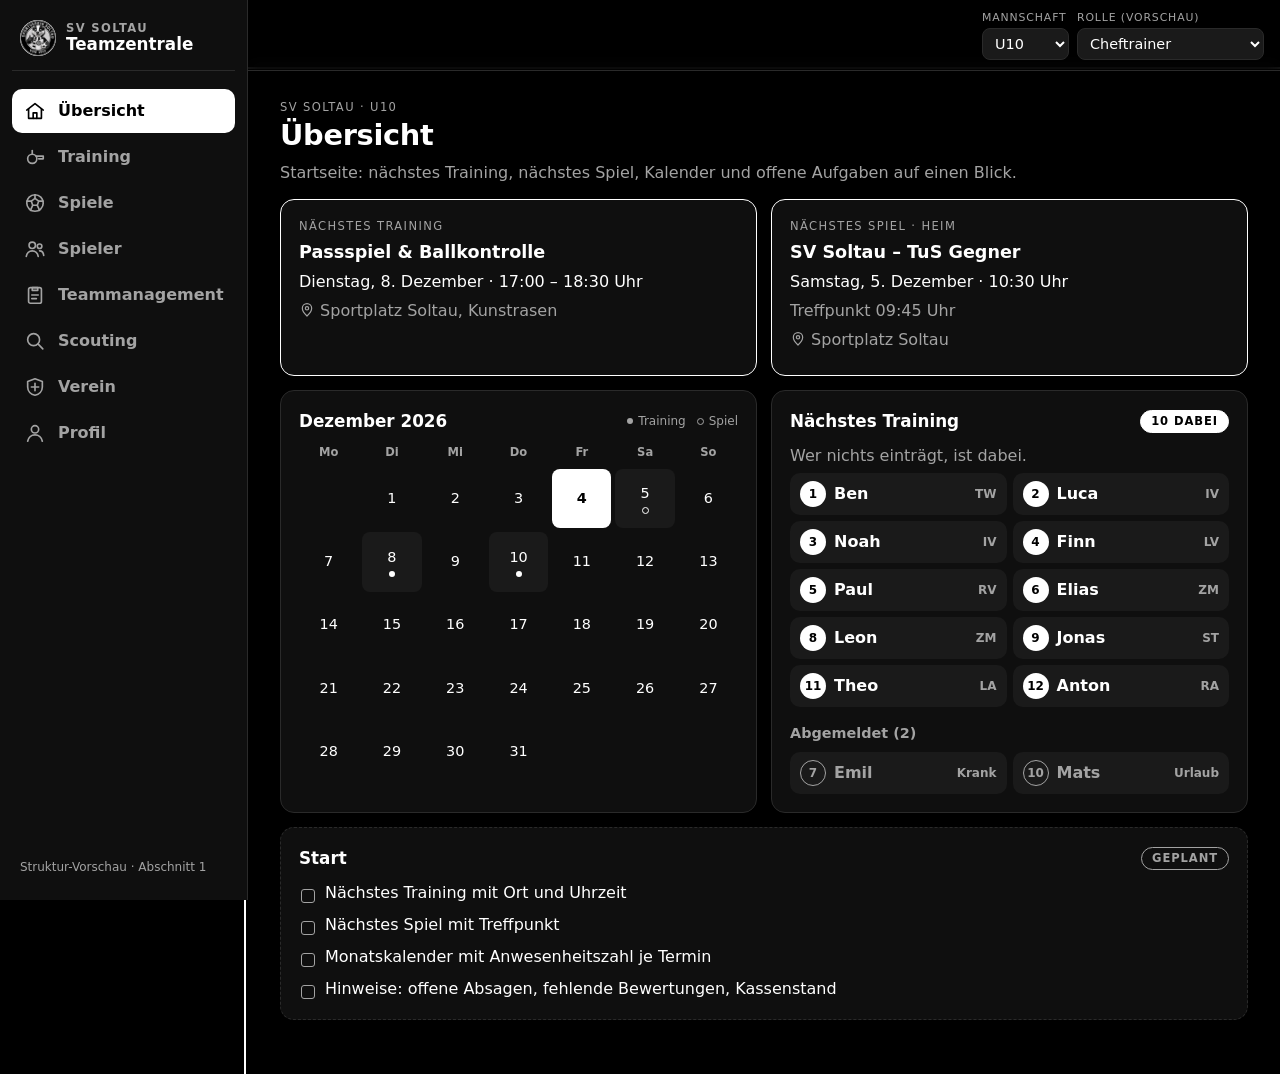
<file: verein/index.html>
<!doctype html>
<html lang="de">
<head>
  <meta charset="utf-8">
  <meta name="viewport" content="width=device-width, initial-scale=1, viewport-fit=cover">
  <title>SV Soltau Teamzentrale</title>
  <meta name="description" content="Trainer- und Vereins-App des SV Soltau von 1912 e.V. – Kader, Training, Spiele, Aufstellung und Mannschaftskasse.">
  <meta name="theme-color" content="#000000">
  <meta name="color-scheme" content="dark light">
  <meta name="referrer" content="no-referrer">
  <meta name="robots" content="noindex">
  <link rel="icon" href="../icons/logo-klein.png" type="image/png">
  <link rel="apple-touch-icon" href="../icons/apple-touch-icon.png">
  <link rel="stylesheet" href="css/verein.css">
</head>
<body>
  <a class="sprung" href="#inhalt">Zum Inhalt</a>

  <aside class="seitenleiste" aria-label="Hauptnavigation">
    <div class="marke-kopf">
      <img src="../icons/logo-klein.png" alt="" width="36" height="36">
      <div><strong>SV Soltau</strong><span>Teamzentrale</span></div>
    </div>
    <nav id="seitenleiste-links"></nav>
    <p class="fuss">Struktur-Vorschau · Abschnitt 1</p>
  </aside>

  <div class="rahmen">
    <header class="kopf">
      <div class="marke-kopf nur-handy">
        <img src="../icons/logo-klein.png" alt="" width="32" height="32">
        <div><strong>SV Soltau</strong><span>Teamzentrale</span></div>
      </div>
      <div class="wahl">
        <label><span>Mannschaft</span><select id="team-wahl"></select></label>
        <label><span>Rolle (Vorschau)</span><select id="rollen-wahl"></select></label>
      </div>
    </header>
    <main id="inhalt" tabindex="-1"></main>
  </div>

  <nav class="unten-nav" id="unten-nav" aria-label="Hauptmenü"></nav>
  <noscript>Bitte JavaScript aktivieren.</noscript>
  <script type="module" src="js/app.js"></script>
</body>
</html>
</file>
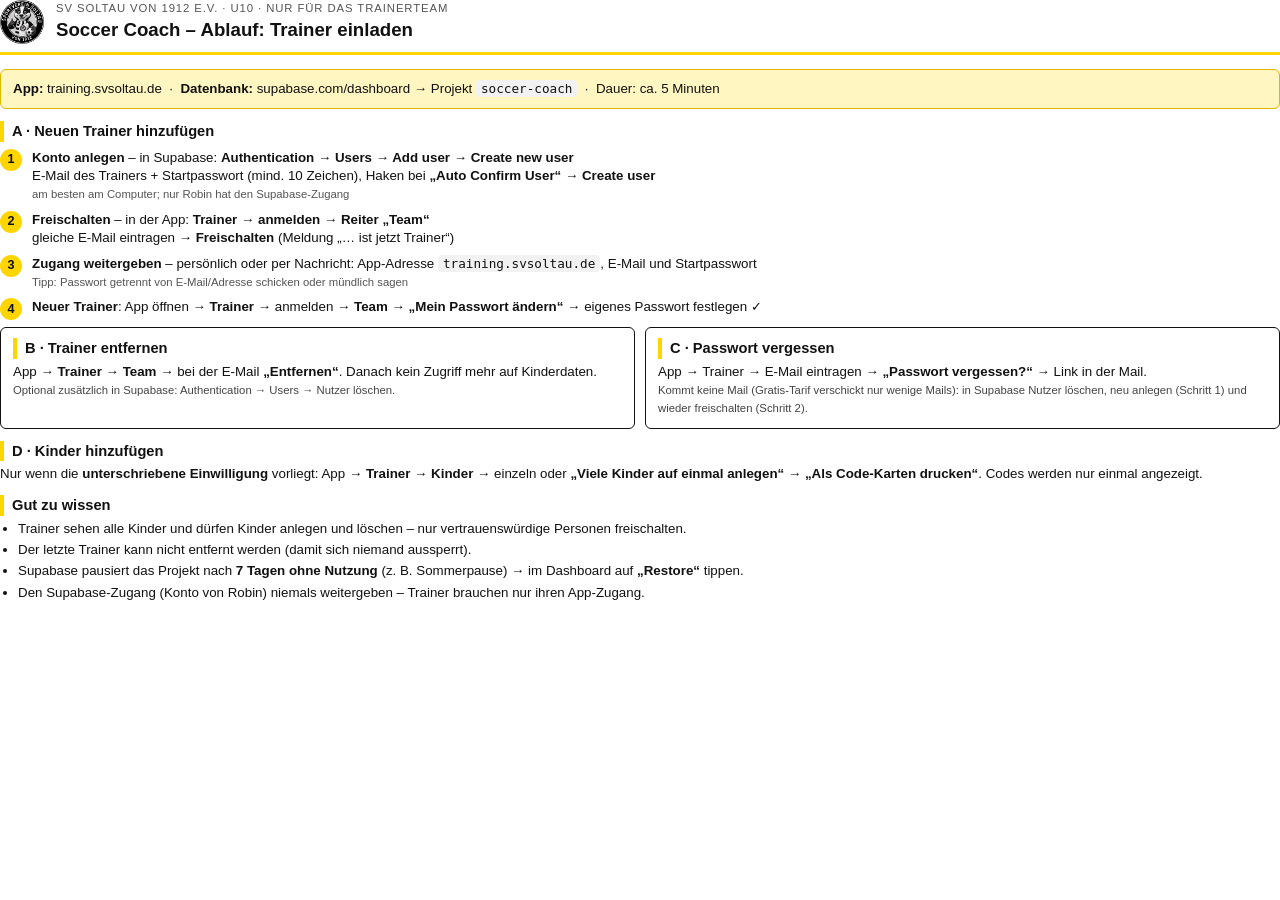
<file: trainer-unterlagen/trainer_einladen.html>
<!doctype html><html lang="de"><head><meta charset="utf-8"><link rel="stylesheet" href="../eltern-paket/vorlagen/stil.css"><title>Trainer einladen</title>
<style>
.schritt { display: flex; gap: 10px; margin: 7px 0; align-items: flex-start; }
.schritt .n { width: 22px; height: 22px; border-radius: 50%; background: #FFD500; font-weight: 800; display: grid; place-items: center; flex: none; font-size: 9.5pt; }
.schritt .wo { font-size: 8.5pt; color: #555; }
code { background: #f2f2f2; padding: 1px 5px; border-radius: 4px; font-size: 9.5pt; }
.zwei { display: grid; grid-template-columns: 1fr 1fr; gap: 10px; }
.zwei .box { margin: 0; }
h2 { margin-top: 12px; }
</style></head><body>
<div class="kopf"><img src="../eltern-paket/vorlagen/logo.png" alt=""><div><div class="v">SV Soltau von 1912 e.V. · U10 · nur für das Trainerteam</div><div class="t">Soccer Coach – Ablauf: Trainer einladen</div></div></div>

<div class="box gelb"><strong>App:</strong> training.svsoltau.de &nbsp;·&nbsp; <strong>Datenbank:</strong> supabase.com/dashboard → Projekt <code>soccer-coach</code> &nbsp;·&nbsp; Dauer: ca. 5 Minuten</div>

<h2>A · Neuen Trainer hinzufügen</h2>
<div class="schritt"><span class="n">1</span><div><strong>Konto anlegen</strong> – in Supabase: <strong>Authentication → Users → Add user → Create new user</strong><br>
E-Mail des Trainers + Startpasswort (mind. 10 Zeichen), Haken bei <strong>„Auto Confirm User“</strong> → <strong>Create user</strong><br>
<span class="wo">am besten am Computer; nur Robin hat den Supabase-Zugang</span></div></div>
<div class="schritt"><span class="n">2</span><div><strong>Freischalten</strong> – in der App: <strong>Trainer → anmelden → Reiter „Team“</strong><br>
gleiche E-Mail eintragen → <strong>Freischalten</strong> (Meldung „… ist jetzt Trainer“)</div></div>
<div class="schritt"><span class="n">3</span><div><strong>Zugang weitergeben</strong> – persönlich oder per Nachricht: App-Adresse <code>training.svsoltau.de</code>, E-Mail und Startpasswort<br>
<span class="wo">Tipp: Passwort getrennt von E-Mail/Adresse schicken oder mündlich sagen</span></div></div>
<div class="schritt"><span class="n">4</span><div><strong>Neuer Trainer</strong>: App öffnen → <strong>Trainer</strong> → anmelden → <strong>Team → „Mein Passwort ändern“</strong> → eigenes Passwort festlegen ✓</div></div>

<div class="zwei">
<div class="box"><h2 style="margin-top:0">B · Trainer entfernen</h2>
App → <strong>Trainer → Team</strong> → bei der E-Mail <strong>„Entfernen“</strong>. Danach kein Zugriff mehr auf Kinderdaten.<br>
<span class="klein">Optional zusätzlich in Supabase: Authentication → Users → Nutzer löschen.</span></div>
<div class="box"><h2 style="margin-top:0">C · Passwort vergessen</h2>
App → Trainer → E-Mail eintragen → <strong>„Passwort vergessen?“</strong> → Link in der Mail.<br>
<span class="klein">Kommt keine Mail (Gratis-Tarif verschickt nur wenige Mails): in Supabase Nutzer löschen, neu anlegen (Schritt 1) und wieder freischalten (Schritt 2).</span></div>
</div>

<h2>D · Kinder hinzufügen</h2>
<p>Nur wenn die <strong>unterschriebene Einwilligung</strong> vorliegt: App → <strong>Trainer → Kinder</strong> → einzeln oder <strong>„Viele Kinder auf einmal anlegen“</strong> → <strong>„Als Code-Karten drucken“</strong>. Codes werden nur einmal angezeigt.</p>

<h2>Gut zu wissen</h2>
<ul>
  <li>Trainer sehen alle Kinder und dürfen Kinder anlegen und löschen – nur vertrauenswürdige Personen freischalten.</li>
  <li>Der letzte Trainer kann nicht entfernt werden (damit sich niemand aussperrt).</li>
  <li>Supabase pausiert das Projekt nach <strong>7 Tagen ohne Nutzung</strong> (z. B. Sommerpause) → im Dashboard auf <strong>„Restore“</strong> tippen.</li>
  <li>Den Supabase-Zugang (Konto von Robin) niemals weitergeben – Trainer brauchen nur ihren App-Zugang.</li>
</ul>
</body></html>
</file>
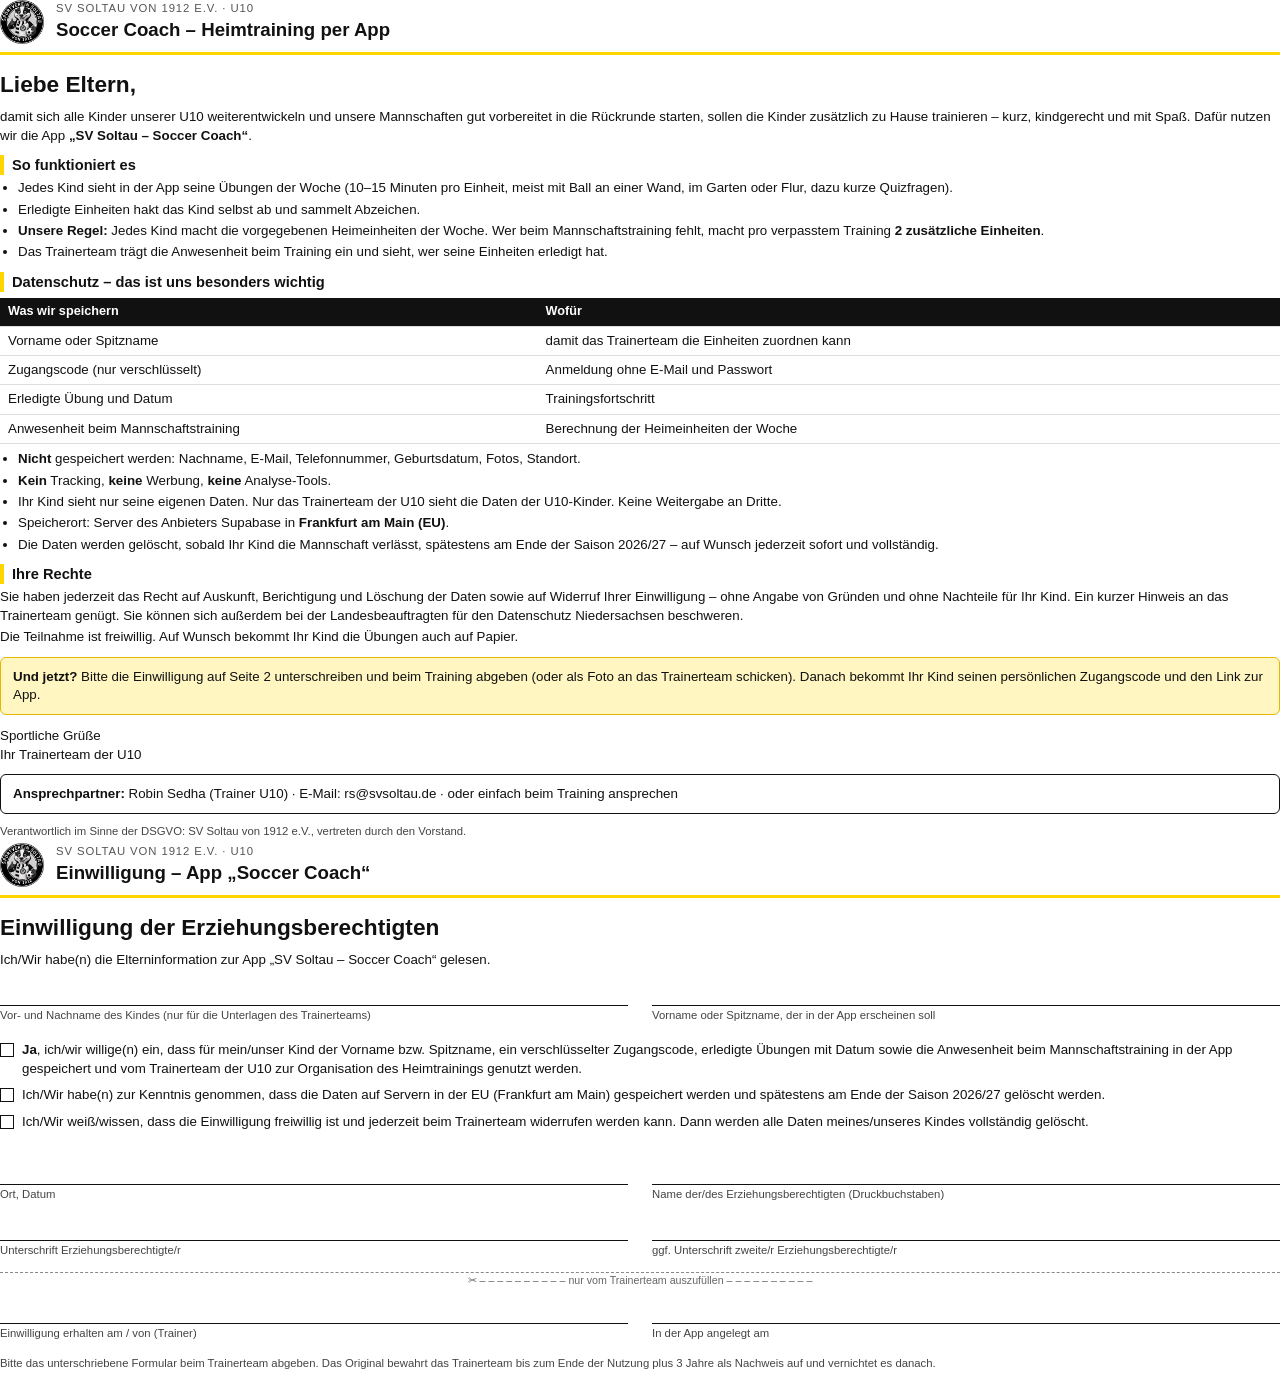
<file: eltern-paket/vorlagen/1_elternbrief.html>
<!doctype html><html lang="de"><head><meta charset="utf-8"><link rel="stylesheet" href="stil.css"><title>Elternbrief</title></head><body>
<div class="kopf"><img src="logo.png" alt=""><div><div class="v">SV Soltau von 1912 e.V. · U10</div><div class="t">Soccer Coach – Heimtraining per App</div></div></div>

<h1>Liebe Eltern,</h1>
<p>damit sich alle Kinder unserer U10 weiterentwickeln und unsere Mannschaften gut vorbereitet in die Rückrunde starten, sollen die Kinder zusätzlich zu Hause trainieren – kurz, kindgerecht und mit Spaß. Dafür nutzen wir die App <strong>„SV Soltau – Soccer Coach“</strong>.</p>

<h2>So funktioniert es</h2>
<ul>
  <li>Jedes Kind sieht in der App seine Übungen der Woche (10–15 Minuten pro Einheit, meist mit Ball an einer Wand, im Garten oder Flur, dazu kurze Quizfragen).</li>
  <li>Erledigte Einheiten hakt das Kind selbst ab und sammelt Abzeichen.</li>
  <li><strong>Unsere Regel:</strong> Jedes Kind macht die vorgegebenen Heimeinheiten der Woche. Wer beim Mannschaftstraining fehlt, macht pro verpasstem Training <strong>2 zusätzliche Einheiten</strong>.</li>
  <li>Das Trainerteam trägt die Anwesenheit beim Training ein und sieht, wer seine Einheiten erledigt hat.</li>
</ul>

<h2>Datenschutz – das ist uns besonders wichtig</h2>
<table>
  <tr><th style="width:42%">Was wir speichern</th><th>Wofür</th></tr>
  <tr><td>Vorname oder Spitzname</td><td>damit das Trainerteam die Einheiten zuordnen kann</td></tr>
  <tr><td>Zugangscode (nur verschlüsselt)</td><td>Anmeldung ohne E-Mail und Passwort</td></tr>
  <tr><td>Erledigte Übung und Datum</td><td>Trainingsfortschritt</td></tr>
  <tr><td>Anwesenheit beim Mannschaftstraining</td><td>Berechnung der Heimeinheiten der Woche</td></tr>
</table>
<ul>
  <li><strong>Nicht</strong> gespeichert werden: Nachname, E-Mail, Telefonnummer, Geburtsdatum, Fotos, Standort.</li>
  <li><strong>Kein</strong> Tracking, <strong>keine</strong> Werbung, <strong>keine</strong> Analyse-Tools.</li>
  <li>Ihr Kind sieht nur seine eigenen Daten. Nur das Trainerteam der U10 sieht die Daten der U10-Kinder. Keine Weitergabe an Dritte.</li>
  <li>Speicherort: Server des Anbieters Supabase in <strong>Frankfurt am Main (EU)</strong>.</li>
  <li>Die Daten werden gelöscht, sobald Ihr Kind die Mannschaft verlässt, spätestens am Ende der Saison 2026/27 – auf Wunsch jederzeit sofort und vollständig.</li>
</ul>

<h2>Ihre Rechte</h2>
<p>Sie haben jederzeit das Recht auf Auskunft, Berichtigung und Löschung der Daten sowie auf Widerruf Ihrer Einwilligung – ohne Angabe von Gründen und ohne Nachteile für Ihr Kind. Ein kurzer Hinweis an das Trainerteam genügt. Sie können sich außerdem bei der Landesbeauftragten für den Datenschutz Niedersachsen beschweren.</p>
<p>Die Teilnahme ist freiwillig. Auf Wunsch bekommt Ihr Kind die Übungen auch auf Papier.</p>

<div class="box gelb"><strong>Und jetzt?</strong> Bitte die Einwilligung auf Seite 2 unterschreiben und beim Training abgeben (oder als Foto an das Trainerteam schicken). Danach bekommt Ihr Kind seinen persönlichen Zugangscode und den Link zur App.</div>

<p style="margin-top:12px">Sportliche Grüße<br>Ihr Trainerteam der U10</p>
<div class="box"><strong>Ansprechpartner:</strong> Robin Sedha (Trainer U10) · E-Mail: rs@svsoltau.de · oder einfach beim Training ansprechen</div>
<p class="klein" style="margin-top:10px">Verantwortlich im Sinne der DSGVO: SV Soltau von 1912 e.V., vertreten durch den Vorstand.</p>

<div class="neueseite"></div>
<div class="kopf"><img src="logo.png" alt=""><div><div class="v">SV Soltau von 1912 e.V. · U10</div><div class="t">Einwilligung – App „Soccer Coach“</div></div></div>
<h1>Einwilligung der Erziehungsberechtigten</h1>
<p>Ich/Wir habe(n) die Elterninformation zur App „SV Soltau – Soccer Coach“ gelesen.</p>

<div class="felder">
  <div class="feld"><div class="linie"></div><div class="klein">Vor- und Nachname des Kindes (nur für die Unterlagen des Trainerteams)</div></div>
  <div class="feld"><div class="linie"></div><div class="klein">Vorname oder Spitzname, der in der App erscheinen soll</div></div>
</div>

<div class="kreuz" style="margin-top:18px"><span></span><div><strong>Ja</strong>, ich/wir willige(n) ein, dass für mein/unser Kind der Vorname bzw. Spitzname, ein verschlüsselter Zugangscode, erledigte Übungen mit Datum sowie die Anwesenheit beim Mannschaftstraining in der App gespeichert und vom Trainerteam der U10 zur Organisation des Heimtrainings genutzt werden.</div></div>
<div class="kreuz"><span></span><div>Ich/Wir habe(n) zur Kenntnis genommen, dass die Daten auf Servern in der EU (Frankfurt am Main) gespeichert werden und spätestens am Ende der Saison 2026/27 gelöscht werden.</div></div>
<div class="kreuz"><span></span><div>Ich/Wir weiß/wissen, dass die Einwilligung freiwillig ist und jederzeit beim Trainerteam widerrufen werden kann. Dann werden alle Daten meines/unseres Kindes vollständig gelöscht.</div></div>

<div class="felder" style="margin-top:28px">
  <div class="feld"><div class="linie"></div><div class="klein">Ort, Datum</div></div>
  <div class="feld"><div class="linie"></div><div class="klein">Name der/des Erziehungsberechtigten (Druckbuchstaben)</div></div>
  <div class="feld"><div class="linie"></div><div class="klein">Unterschrift Erziehungsberechtigte/r</div></div>
  <div class="feld"><div class="linie"></div><div class="klein">ggf. Unterschrift zweite/r Erziehungsberechtigte/r</div></div>
</div>

<div class="schnitt">✂ – – – – – – – – – – nur vom Trainerteam auszufüllen – – – – – – – – – –</div>
<div class="felder">
  <div class="feld"><div class="linie"></div><div class="klein">Einwilligung erhalten am / von (Trainer)</div></div>
  <div class="feld"><div class="linie"></div><div class="klein">In der App angelegt am</div></div>
</div>
<p class="klein" style="margin-top:14px">Bitte das unterschriebene Formular beim Trainerteam abgeben. Das Original bewahrt das Trainerteam bis zum Ende der Nutzung plus 3 Jahre als Nachweis auf und vernichtet es danach.</p>
</body></html>
</file>
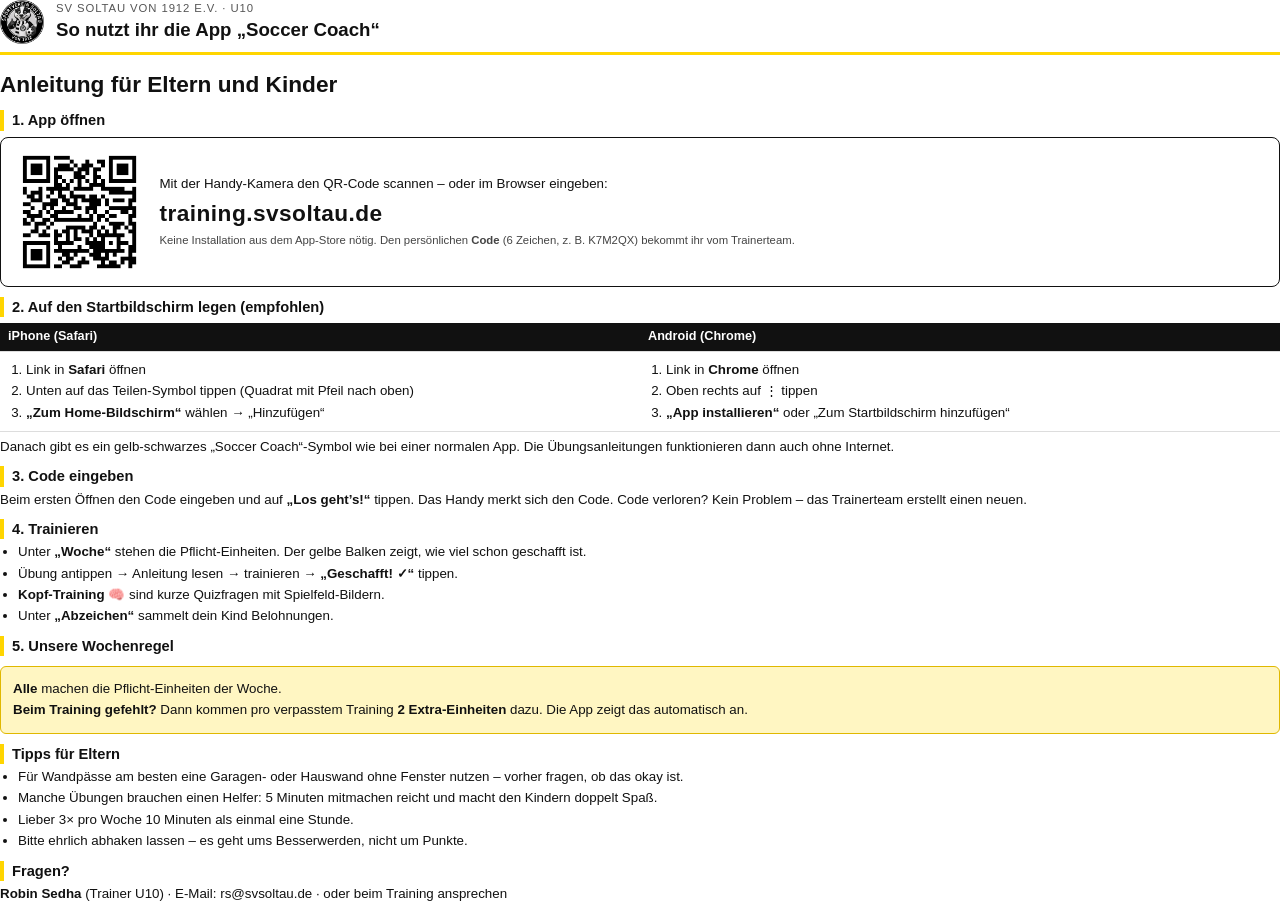
<file: eltern-paket/vorlagen/2_anleitung.html>
<!doctype html><html lang="de"><head><meta charset="utf-8"><link rel="stylesheet" href="stil.css"><style>.qr-box{display:flex;gap:16px;align-items:center;border:1.5px solid #111;border-radius:8px;padding:10px 14px;margin:6px 0}.qr-box img{width:34mm;height:34mm;flex:none}.adresse{font-size:17pt;font-weight:800;margin:2px 0;letter-spacing:.02em}</style><title>Anleitung</title></head><body>
<div class="kopf"><img src="logo.png" alt=""><div><div class="v">SV Soltau von 1912 e.V. · U10</div><div class="t">So nutzt ihr die App „Soccer Coach“</div></div></div>
<h1>Anleitung für Eltern und Kinder</h1>

<h2>1. App öffnen</h2>
<div class="qr-box">
  <img src="qr-app.png" alt="QR-Code zur App">
  <div>
    <p style="margin:0 0 4px">Mit der Handy-Kamera den QR-Code scannen – oder im Browser eingeben:</p>
    <p class="adresse">training.svsoltau.de</p>
    <p class="klein" style="margin:4px 0 0">Keine Installation aus dem App-Store nötig. Den persönlichen <strong>Code</strong> (6 Zeichen, z. B. K7M2QX) bekommt ihr vom Trainerteam.</p>
  </div>
</div>

<h2>2. Auf den Startbildschirm legen (empfohlen)</h2>
<table>
  <tr><th style="width:50%">iPhone (Safari)</th><th>Android (Chrome)</th></tr>
  <tr><td><ol><li>Link in <strong>Safari</strong> öffnen</li><li>Unten auf das Teilen-Symbol tippen (Quadrat mit Pfeil nach oben)</li><li><strong>„Zum Home-Bildschirm“</strong> wählen → „Hinzufügen“</li></ol></td>
      <td><ol><li>Link in <strong>Chrome</strong> öffnen</li><li>Oben rechts auf ⋮ tippen</li><li><strong>„App installieren“</strong> oder „Zum Startbildschirm hinzufügen“</li></ol></td></tr>
</table>
<p>Danach gibt es ein gelb-schwarzes „Soccer Coach“-Symbol wie bei einer normalen App. Die Übungsanleitungen funktionieren dann auch ohne Internet.</p>

<h2>3. Code eingeben</h2>
<p>Beim ersten Öffnen den Code eingeben und auf <strong>„Los geht’s!“</strong> tippen. Das Handy merkt sich den Code. Code verloren? Kein Problem – das Trainerteam erstellt einen neuen.</p>

<h2>4. Trainieren</h2>
<ul>
  <li>Unter <strong>„Woche“</strong> stehen die Pflicht-Einheiten. Der gelbe Balken zeigt, wie viel schon geschafft ist.</li>
  <li>Übung antippen → Anleitung lesen → trainieren → <strong>„Geschafft! ✓“</strong> tippen.</li>
  <li><strong>Kopf-Training</strong> 🧠 sind kurze Quizfragen mit Spielfeld-Bildern.</li>
  <li>Unter <strong>„Abzeichen“</strong> sammelt dein Kind Belohnungen.</li>
</ul>

<h2>5. Unsere Wochenregel</h2>
<div class="box gelb">
  <p><strong>Alle</strong> machen die Pflicht-Einheiten der Woche.</p>
  <p><strong>Beim Training gefehlt?</strong> Dann kommen pro verpasstem Training <strong>2 Extra-Einheiten</strong> dazu. Die App zeigt das automatisch an.</p>
</div>

<h2>Tipps für Eltern</h2>
<ul>
  <li>Für Wandpässe am besten eine Garagen- oder Hauswand ohne Fenster nutzen – vorher fragen, ob das okay ist.</li>
  <li>Manche Übungen brauchen einen Helfer: 5 Minuten mitmachen reicht und macht den Kindern doppelt Spaß.</li>
  <li>Lieber 3× pro Woche 10 Minuten als einmal eine Stunde.</li>
  <li>Bitte ehrlich abhaken lassen – es geht ums Besserwerden, nicht um Punkte.</li>
</ul>

<h2>Fragen?</h2>
<p><strong>Robin Sedha</strong> (Trainer U10) · E-Mail: rs@svsoltau.de · oder beim Training ansprechen</p>
</body></html>
</file>
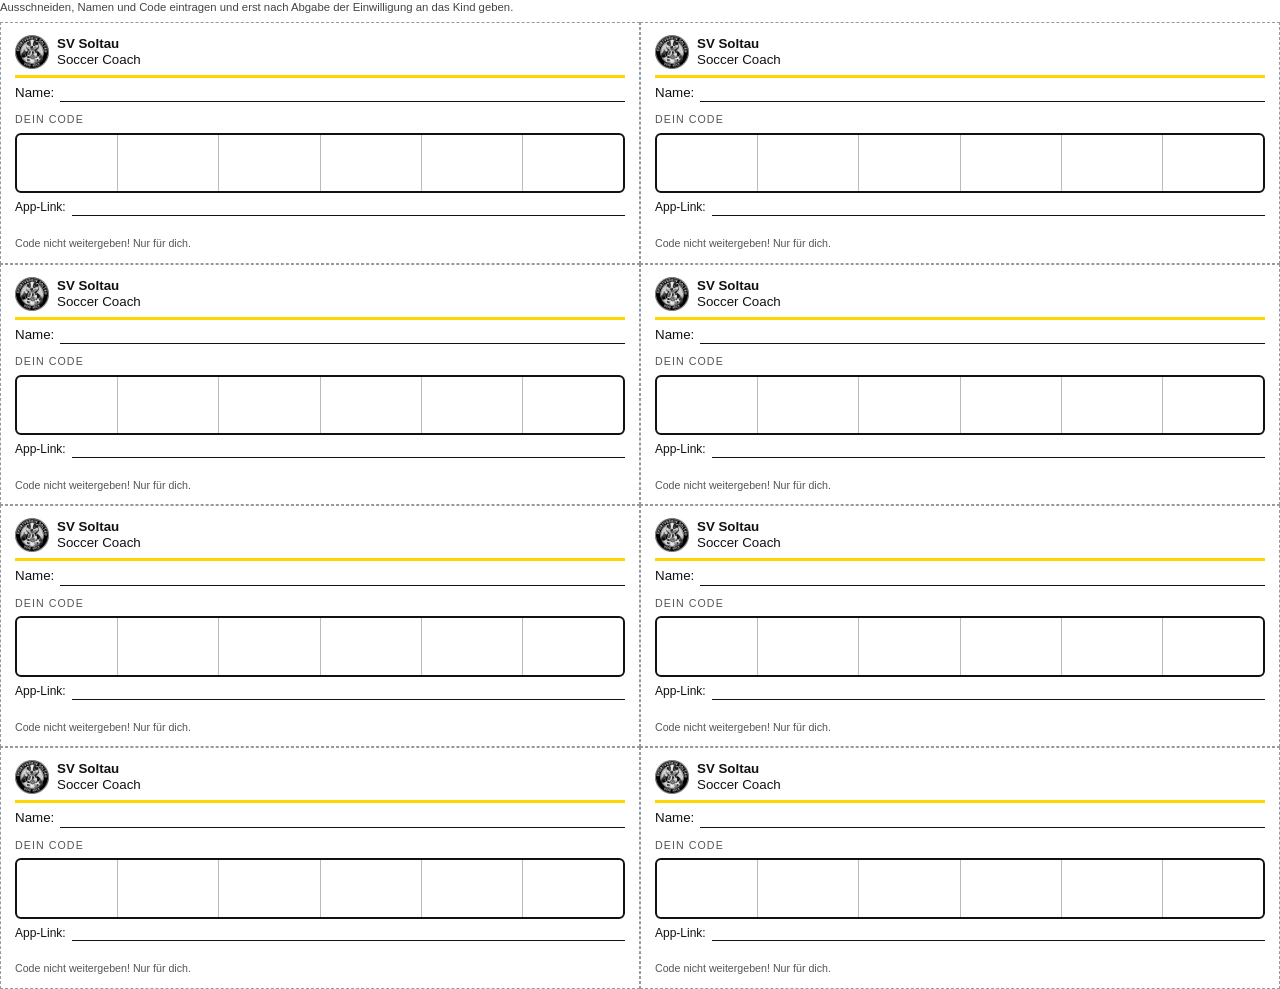
<file: eltern-paket/vorlagen/3_code_karten.html>
<!doctype html><html lang="de"><head><meta charset="utf-8"><link rel="stylesheet" href="stil.css"><title>Code-Karten</title>
<style>@page{margin:10mm}.raster{display:grid;grid-template-columns:1fr 1fr;gap:0}.karte{border:1px dashed #999;padding:12px 14px;height:64mm;display:flex;flex-direction:column;gap:6px}
.k-kopf{display:flex;gap:8px;align-items:center;font-size:10pt;line-height:1.2;border-bottom:3px solid #FFD500;padding-bottom:6px}.k-kopf img{width:34px;height:34px}
.k-name{font-size:10pt;display:flex;gap:6px}.k-name span,.k-link span{flex:1;border-bottom:1px solid #111}.k-code-l{font-size:8pt;text-transform:uppercase;letter-spacing:.1em;color:#555;margin-top:4px}
.k-code{border:2px solid #111;border-radius:6px;height:16mm;display:flex;overflow:hidden}.k-code i{flex:1}.k-code i+i{border-left:1px solid #bbb}
.k-link{font-size:9pt;display:flex;gap:6px}.k-tipp{font-size:8pt;color:#555;margin-top:auto}</style></head><body>
<p class="klein" style="margin:0 0 6px">Ausschneiden, Namen und Code eintragen und erst nach Abgabe der Einwilligung an das Kind geben.</p>
<div class="raster"><div class="karte"><div class="k-kopf"><img src="logo.png" alt=""><div><b>SV Soltau</b><br>Soccer Coach</div></div>
<div class="k-name">Name: <span></span></div>
<div class="k-code-l">Dein Code</div><div class="k-code"><i></i><i></i><i></i><i></i><i></i><i></i></div>
<div class="k-link">App-Link: <span></span></div>
<div class="k-tipp">Code nicht weitergeben! Nur für dich.</div></div><div class="karte"><div class="k-kopf"><img src="logo.png" alt=""><div><b>SV Soltau</b><br>Soccer Coach</div></div>
<div class="k-name">Name: <span></span></div>
<div class="k-code-l">Dein Code</div><div class="k-code"><i></i><i></i><i></i><i></i><i></i><i></i></div>
<div class="k-link">App-Link: <span></span></div>
<div class="k-tipp">Code nicht weitergeben! Nur für dich.</div></div><div class="karte"><div class="k-kopf"><img src="logo.png" alt=""><div><b>SV Soltau</b><br>Soccer Coach</div></div>
<div class="k-name">Name: <span></span></div>
<div class="k-code-l">Dein Code</div><div class="k-code"><i></i><i></i><i></i><i></i><i></i><i></i></div>
<div class="k-link">App-Link: <span></span></div>
<div class="k-tipp">Code nicht weitergeben! Nur für dich.</div></div><div class="karte"><div class="k-kopf"><img src="logo.png" alt=""><div><b>SV Soltau</b><br>Soccer Coach</div></div>
<div class="k-name">Name: <span></span></div>
<div class="k-code-l">Dein Code</div><div class="k-code"><i></i><i></i><i></i><i></i><i></i><i></i></div>
<div class="k-link">App-Link: <span></span></div>
<div class="k-tipp">Code nicht weitergeben! Nur für dich.</div></div><div class="karte"><div class="k-kopf"><img src="logo.png" alt=""><div><b>SV Soltau</b><br>Soccer Coach</div></div>
<div class="k-name">Name: <span></span></div>
<div class="k-code-l">Dein Code</div><div class="k-code"><i></i><i></i><i></i><i></i><i></i><i></i></div>
<div class="k-link">App-Link: <span></span></div>
<div class="k-tipp">Code nicht weitergeben! Nur für dich.</div></div><div class="karte"><div class="k-kopf"><img src="logo.png" alt=""><div><b>SV Soltau</b><br>Soccer Coach</div></div>
<div class="k-name">Name: <span></span></div>
<div class="k-code-l">Dein Code</div><div class="k-code"><i></i><i></i><i></i><i></i><i></i><i></i></div>
<div class="k-link">App-Link: <span></span></div>
<div class="k-tipp">Code nicht weitergeben! Nur für dich.</div></div><div class="karte"><div class="k-kopf"><img src="logo.png" alt=""><div><b>SV Soltau</b><br>Soccer Coach</div></div>
<div class="k-name">Name: <span></span></div>
<div class="k-code-l">Dein Code</div><div class="k-code"><i></i><i></i><i></i><i></i><i></i><i></i></div>
<div class="k-link">App-Link: <span></span></div>
<div class="k-tipp">Code nicht weitergeben! Nur für dich.</div></div><div class="karte"><div class="k-kopf"><img src="logo.png" alt=""><div><b>SV Soltau</b><br>Soccer Coach</div></div>
<div class="k-name">Name: <span></span></div>
<div class="k-code-l">Dein Code</div><div class="k-code"><i></i><i></i><i></i><i></i><i></i><i></i></div>
<div class="k-link">App-Link: <span></span></div>
<div class="k-tipp">Code nicht weitergeben! Nur für dich.</div></div></div></body></html>
</file>
<file: verein/css/verein.css>
/* SV Soltau – Teamzentrale
   Nur Schwarz und Weiß (plus Grautöne). Aktiv = weiß gefüllt, schwarze Schrift. */
:root {
  --grund: #000;
  --flaeche: #0f0f0f;
  --flaeche-2: #1a1a1a;
  --linie: #2a2a2a;
  --text: #fff;
  --grau: #a3a3a3;
  --aktiv-grund: #fff;
  --aktiv-text: #000;
  --radius: 14px;
  --leiste: 248px;
  color-scheme: dark;
}

* { box-sizing: border-box; }
html { -webkit-text-size-adjust: 100%; }
body {
  margin: 0; background: var(--grund); color: var(--text);
  font: 16px/1.5 system-ui, -apple-system, 'Segoe UI', Roboto, sans-serif;
  -webkit-tap-highlight-color: transparent;
}
a { color: inherit; }
h1 { font-size: 1.8rem; line-height: 1.15; margin: .1em 0 .3em; letter-spacing: -.01em; }
h2 { font-size: 1.05rem; margin: 0; }
h3 { font-size: 1.1rem; margin: .2em 0; }
p { margin: .3em 0; }
.grau { color: var(--grau); }
.icon { width: 22px; height: 22px; flex: none; vertical-align: middle; }
p .icon { width: 16px; height: 16px; margin-top: -2px; }
.sprung { position: absolute; left: -999px; }
.sprung:focus { left: 12px; top: 12px; z-index: 50; background: #fff; color: #000; padding: 8px 12px; border-radius: 8px; }
:focus-visible { outline: 2px solid #fff; outline-offset: 2px; }

/* Marke */
.marke-kopf { display: flex; align-items: center; gap: 10px; }
.marke-kopf img { border-radius: 50%; background: #fff; }
.marke-kopf div { display: flex; flex-direction: column; line-height: 1.1; }
.marke-kopf strong { font-size: .72rem; text-transform: uppercase; letter-spacing: .12em; color: var(--grau); }
.marke-kopf span { font-weight: 800; font-size: 1.05rem; }

/* Seitenleiste (ab Tablet) */
.seitenleiste {
  display: none; position: fixed; inset: 0 auto 0 0; width: var(--leiste);
  background: var(--flaeche); border-right: 1px solid var(--linie);
  padding: 20px 12px; flex-direction: column; gap: 18px; overflow-y: auto;
}
.seitenleiste .marke-kopf { padding: 0 8px 14px; border-bottom: 1px solid var(--linie); }
#seitenleiste-links { display: flex; flex-direction: column; gap: 2px; }
#seitenleiste-links a {
  display: flex; align-items: center; gap: 12px; padding: 10px 12px; border-radius: 10px;
  text-decoration: none; color: var(--grau); font-weight: 600;
}
#seitenleiste-links a:hover { background: var(--flaeche-2); color: var(--text); }
#seitenleiste-links a.aktiv { background: var(--aktiv-grund); color: var(--aktiv-text); }
.seitenleiste .fuss { margin-top: auto; font-size: .75rem; color: var(--grau); padding: 0 8px; }

/* Kopfzeile */
.kopf {
  position: sticky; top: 0; z-index: 5;
  display: flex; align-items: center; justify-content: space-between; gap: 12px; flex-wrap: wrap;
  padding: calc(10px + env(safe-area-inset-top)) 16px 10px;
  background: rgba(0, 0, 0, .9); backdrop-filter: blur(8px);
  border-bottom: 1px solid var(--linie);
}
.wahl { display: flex; gap: 8px; margin-left: auto; }
.wahl label { display: flex; flex-direction: column; font-size: .68rem; color: var(--grau); text-transform: uppercase; letter-spacing: .08em; }
.wahl select {
  font: inherit; font-size: .9rem; color: var(--text); background: var(--flaeche-2);
  border: 1px solid var(--linie); border-radius: 8px; padding: 6px 8px; margin-top: 2px; max-width: 46vw;
}

main { max-width: 1040px; margin: 0 auto; padding: 20px 16px calc(100px + env(safe-area-inset-bottom)); outline: none; }

/* Seitenkopf + Reiter */
.seitenkopf { margin-bottom: 14px; }
.ueberzeile { font-size: .72rem; text-transform: uppercase; letter-spacing: .12em; color: var(--grau); margin: 0; }
.reiter { display: flex; gap: 6px; overflow-x: auto; margin: 0 -16px 18px; padding: 0 16px 4px; scrollbar-width: none; }
.reiter a {
  flex: none; text-decoration: none; font-weight: 700; font-size: .9rem;
  padding: 8px 14px; border-radius: 999px; border: 1px solid var(--linie); color: var(--grau);
}
.reiter a.aktiv { background: var(--aktiv-grund); color: var(--aktiv-text); border-color: var(--aktiv-grund); }

/* Karten */
.raster { display: grid; gap: 14px; grid-template-columns: 1fr; margin-bottom: 14px; }
.raster .karte { margin: 0; }
.karte { background: var(--flaeche); border: 1px solid var(--linie); border-radius: var(--radius); padding: 18px; margin: 0 0 14px; }
.karte-kopf { display: flex; align-items: center; justify-content: space-between; gap: 10px; margin-bottom: 10px; flex-wrap: wrap; }
.karte.termin { border-color: #fff; }
.karte.geplant { border-style: dashed; }
.marke { font-size: .72rem; font-weight: 700; text-transform: uppercase; letter-spacing: .08em; border: 1px solid var(--grau); color: var(--grau); border-radius: 999px; padding: 2px 10px; }
.marke.voll { background: #fff; color: #000; border-color: #fff; }

.haken { list-style: none; padding: 0; margin: 0; display: flex; flex-direction: column; gap: 8px; }
.haken li { position: relative; padding-left: 26px; }
.haken li::before { content: ''; position: absolute; left: 2px; top: .45em; width: 12px; height: 12px; border: 1.5px solid var(--grau); border-radius: 3px; }

/* Spieler */
.spieler-liste { list-style: none; padding: 0; margin: 0; display: grid; grid-template-columns: repeat(auto-fill, minmax(150px, 1fr)); gap: 6px; }
.spieler-liste li { display: flex; align-items: center; gap: 8px; background: var(--flaeche-2); border-radius: 10px; padding: 8px 10px; font-weight: 600; }
.spieler-liste em { margin-left: auto; font-style: normal; font-size: .75rem; color: var(--grau); }
.spieler-liste .nr { width: 26px; height: 26px; border-radius: 50%; background: #fff; color: #000; display: grid; place-items: center; font-size: .75rem; font-weight: 800; flex: none; }
.spieler-liste.weg li { color: var(--grau); }
.spieler-liste.weg .nr { background: transparent; color: var(--grau); border: 1px solid var(--grau); }
.zwischen { font-size: .9rem; color: var(--grau); margin: 16px 0 8px; }

/* Kalender */
.kalender { display: grid; grid-template-columns: repeat(7, 1fr); gap: 4px; text-align: center; }
.kalender b { font-size: .72rem; color: var(--grau); font-weight: 600; padding-bottom: 4px; }
.kalender span { position: relative; aspect-ratio: 1; display: flex; flex-direction: column; align-items: center; justify-content: center; border-radius: 8px; font-size: .9rem; gap: 2px; }
.kalender span.hat { background: var(--flaeche-2); }
.kalender span.heute { background: #fff; color: #000; font-weight: 800; }
.kalender i, .legende i { display: inline-block; width: 6px; height: 6px; border-radius: 50%; }
.kalender i.training, .legende i.training { background: currentColor; }
.kalender i.spiel, .legende i.spiel { border: 1.5px solid currentColor; width: 7px; height: 7px; }
.legende { font-size: .75rem; color: var(--grau); display: flex; align-items: center; gap: 5px; }
.legende i { margin-left: 6px; }

/* Untere Navigation (Handy) */
.unten-nav {
  position: fixed; bottom: 0; left: 0; right: 0; z-index: 6;
  display: flex; background: var(--flaeche); border-top: 1px solid var(--linie);
  padding: 6px 4px calc(6px + env(safe-area-inset-bottom));
}
.unten-nav a, .unten-nav button {
  flex: 1; display: flex; flex-direction: column; align-items: center; justify-content: center; gap: 2px;
  min-height: 54px; border-radius: 12px; font: inherit; font-size: .72rem; font-weight: 600;
  color: var(--grau); text-decoration: none; background: none; border: 0; cursor: pointer;
}
.unten-nav .aktiv { color: var(--text); }
.unten-nav .aktiv .icon { background: #fff; color: #000; border-radius: 999px; padding: 3px 14px; width: 52px; height: 28px; }

/* "Mehr"-Blatt */
.blatt-huelle { position: fixed; inset: 0; z-index: 20; background: rgba(0, 0, 0, .7); display: flex; align-items: flex-end; }
.blatt { width: 100%; background: var(--flaeche); border-top: 1px solid var(--linie); border-radius: 20px 20px 0 0; padding: 10px 12px calc(16px + env(safe-area-inset-bottom)); max-height: 80vh; overflow-y: auto; }
.blatt-griff { width: 40px; height: 4px; border-radius: 4px; background: var(--linie); margin: 0 auto 10px; }
.blatt-liste { display: flex; flex-direction: column; }
.blatt-liste a { display: flex; gap: 14px; align-items: flex-start; padding: 12px 8px; text-decoration: none; border-bottom: 1px solid var(--linie); }
.blatt-liste a:last-child { border-bottom: 0; }
.blatt-liste span { display: flex; flex-direction: column; }
.blatt-liste small { color: var(--grau); font-size: .82rem; }

@media (min-width: 720px) {
  .raster { grid-template-columns: 1fr 1fr; }
}
@media (min-width: 960px) {
  .seitenleiste { display: flex; }
  .rahmen { margin-left: var(--leiste); }
  .unten-nav, .nur-handy { display: none; }
  main { padding: 28px 32px 40px; }
  .reiter { margin: 0 0 18px; padding: 0 0 4px; }
}
@media (max-width: 420px) {
  .kopf .marke-kopf span { font-size: .95rem; }
  .wahl label span { display: none; }
}
</file>
<file: eltern-paket/vorlagen/stil.css>
@page { size: A4; margin: 12mm 16mm; }
* { box-sizing: border-box; }
body { font: 10pt/1.38 Arial, Helvetica, sans-serif; color: #111; margin: 0; }
.kopf { display: flex; align-items: center; gap: 12px; border-bottom: 3px solid #FFD500; padding-bottom: 8px; margin-bottom: 14px; }
.kopf img { width: 44px; height: 44px; }
.kopf .v { font-size: 8.5pt; text-transform: uppercase; letter-spacing: .08em; color: #555; }
.kopf .t { font-size: 14pt; font-weight: 800; }
h1 { font-size: 17pt; margin: 4px 0 8px; }
h2 { font-size: 11pt; margin: 10px 0 4px; padding-left: 8px; border-left: 4px solid #FFD500; }
p, li { margin: 3px 0; }
ul, ol { padding-left: 18px; margin: 4px 0; }
table { width: 100%; border-collapse: collapse; margin: 6px 0; }
th, td { text-align: left; padding: 5px 8px; border-bottom: 1px solid #ddd; vertical-align: top; }
th { background: #111; color: #fff; font-size: 9.5pt; }
.box { border: 1.5px solid #111; border-radius: 6px; padding: 10px 12px; margin: 10px 0; }
.gelb { background: #FFF6C2; border-color: #E0B800; }
.klein { font-size: 8.5pt; color: #444; }
.linie { border-bottom: 1px solid #111; height: 26px; }
.felder { display: grid; grid-template-columns: 1fr 1fr; gap: 12px 24px; margin-top: 10px; }
.feld .klein { margin-top: 2px; }
.kreuz { display: flex; gap: 8px; align-items: flex-start; margin: 8px 0; }
.kreuz span { width: 14px; height: 14px; border: 1.5px solid #111; flex: none; margin-top: 2px; }
.neueseite { page-break-before: always; }
.schnitt { border-top: 1.5px dashed #888; margin: 14px 0 10px; text-align: center; font-size: 8pt; color: #666; }
</file>
